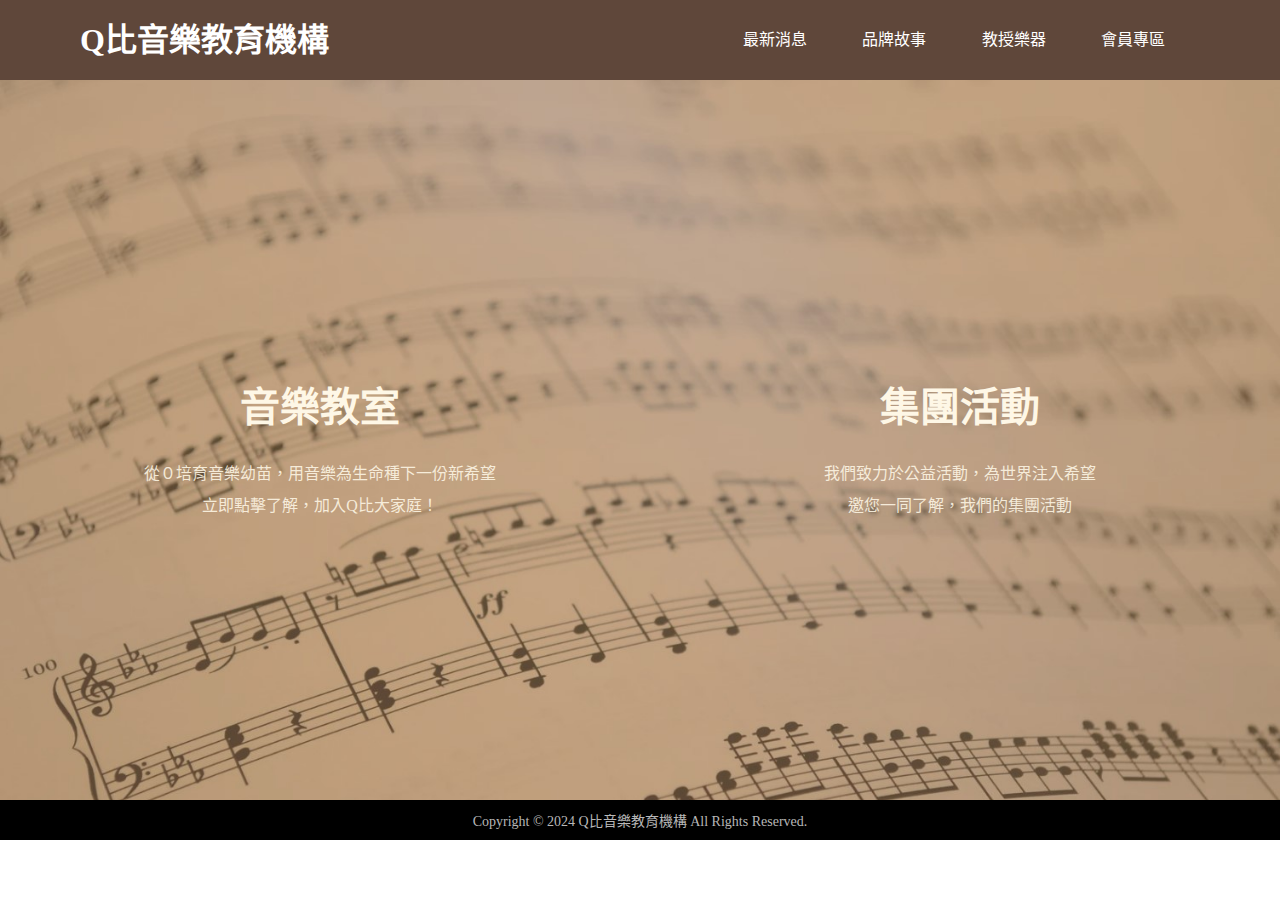
<file: index.html>
<!DOCTYPE html>
<html lang="zh-TW">
<head>
    <meta charset="UTF-8">
    <meta name="viewport" content="width=device-width, initial-scale=1.0">
    <title>Q比音樂教育機構</title>
    <link rel="stylesheet" href="index.css">
</head>
<body>
    <header>
    <h1>Q比音樂教育機構</h1>
    <nav>
    <ul>
        <li><a href="news.html" target="_blank">最新消息</a></li>
        <li><a href="story.html" target="_blank">品牌故事</a></li>
        <li><a href="instruments.html" target="_blank">教授樂器</a></li>
        <li><a href="members.html" target="_blank">會員專區</a></li>                
    </ul>
    </nav>  
    </header>   
    <main>
    
    <section class="menu">
        <div class="music_class">
        <a href="class.html" target="_blank">音樂教室</a>
        <p>從０培育音樂幼苗，用音樂為生命種下一份新希望<br>
            立即點擊了解，加入Q比大家庭！</p>
        </div>
        <div class="group_activity">
        <a href="activity.html" target="_blank">集團活動</a>
        <p>我們致力於公益活動，為世界注入希望<br>
        邀您一同了解，我們的集團活動</p>
        </div>
    </section>
    </main>
    <footer>
        <p>Copyright © 2024 Q比音樂教育機構 All Rights Reserved.</p>
    </footer>
</body>
</html>
</file>
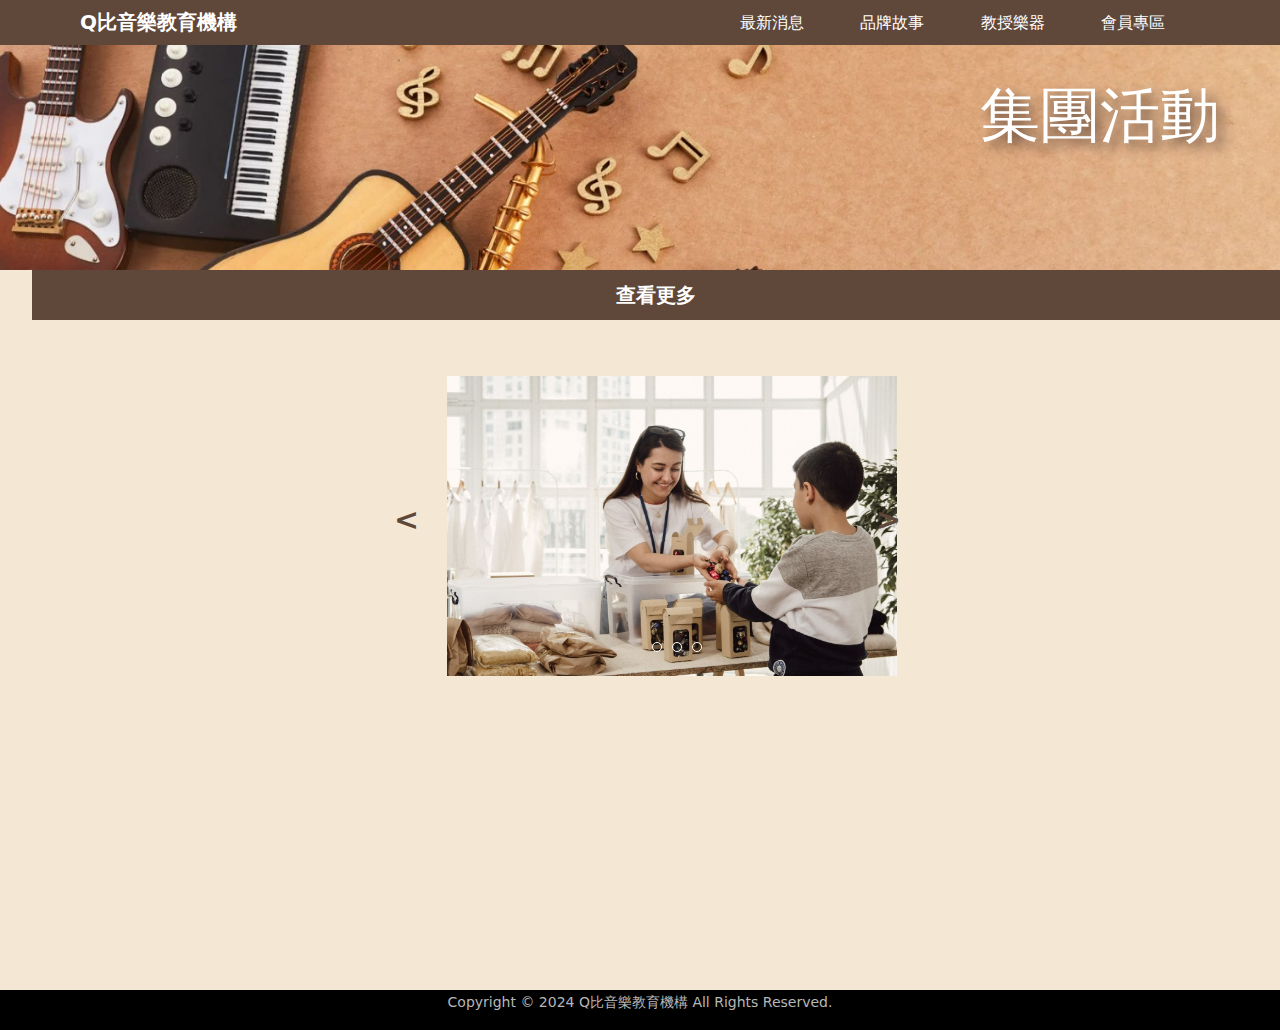
<file: activity.html>
<!DOCTYPE html>
<html lang="en">
<head>
    <meta charset="UTF-8">
    <meta name="viewport" content="width=device-width,initial-scale=1,
  minimum-scale=1,maximum-scale=1,user-scalable=no">
    <title>集團活動</title>
    <link href="https://stackpath.bootstrapcdn.com/bootstrap/5.3.0/css/bootstrap.min.css" rel="stylesheet">
    <link rel="stylesheet" href="activity.css">
    <script src="activity.js"></script>
</head>
<body>
    <header>
      <div class="index">
      <a class="logo" href="index.html">Q比音樂教育機構<a>
      <nav>
        <ul>
            <li><a href="news.html" target="_blank">最新消息</a></li>
            <li><a href="story.html" target="_blank">品牌故事</a></li>
            <li><a href="instruments.html" target="_blank">教授樂器</a></li>
            <li><a href="members.html" target="_blank">會員專區</a></li>                
        </ul>
      </nav> 
      </div> 
      <div class="title">
        <h1>集團活動</h1>
      </div> 
    </header>
    <main>
      <div class="menu">
        <ul>
          <li>查看更多</li>
              <ul class="menu-content">
                  <li><a href="welfare.html">公益活動</a></li>
                  <li><a href="plclass.html">公開課</a></li>
                  <li><a href="creator.html">創辦人介紹</a></li>
              </ul>
        </ul>
      </div>

      <div class="lunbo">
        <div class="content">
          <ul id="item">
            <li class="item active">
              <img src="image/act_img_1.jpg" >
            </li>
            <li class="item">
              <img src="image/act_img_2.jpg" >
            </li>
            <li class="item">
              <img src="image/act_img_3.jpg" >
            </li>
          </ul>
          <div id="btn-left"><</div>
          <div id="btn-right">></div>
          <ul id="circle">
            <li class="circle"></li>
            <li class="circle"></li>
            <li class="circle"></li>
          </ul>
        </div>
      </div>
    </main>

    <footer>
      <p>Copyright © 2024 Q比音樂教育機構 All Rights Reserved.</p>
    </footer>
</body>
</html>
</file>
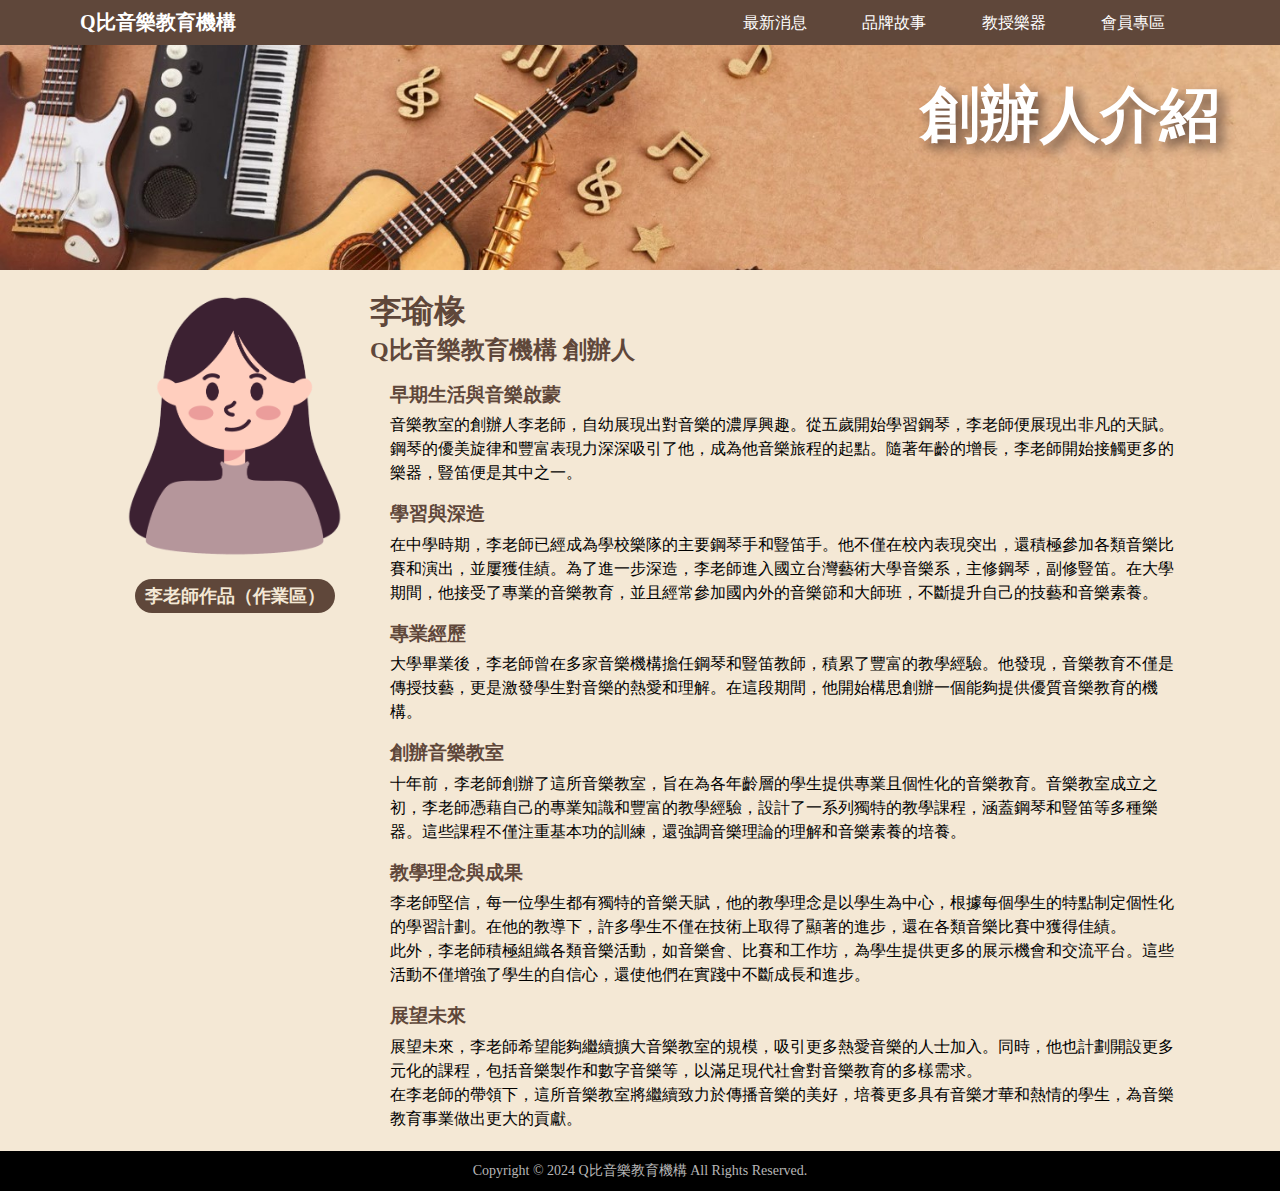
<file: creator.html>
<!DOCTYPE html>
<html lang="en">
<head>
    <meta charset="UTF-8">
    <meta name="viewport" content="width=device-width, initial-scale=1.0">
    <title>創辦人介紹</title>
    <link rel="stylesheet" href="creator.css">
</head>
<body>
    <header>
        <div class="index">
        <a class="logo" href="index.html">Q比音樂教育機構<a>
        <nav>
          <ul>
              <li><a href="news.html" target="_blank">最新消息</a></li>
              <li><a href="story.html" target="_blank">品牌故事</a></li>
              <li><a href="instruments.html" target="_blank">教授樂器</a></li>
              <li><a href="members.html" target="_blank">會員專區</a></li>                
          </ul>
        </nav> 
        </div> 
        <div class="title">
          <h1>創辦人介紹</h1>
        </div> 
    </header>

    <main>
        <div class="left">
            <img src="image/me.png" alt="創辦人照片">
            <a href="hw.html">李老師作品（作業區）</a>
        </div>
        <div class="right">
            <h1>李瑜椽</h1>
            <h2>Q比音樂教育機構 創辦人</h2>
            <div class="content">
                <h3>早期生活與音樂啟蒙</h3>
                <p>音樂教室的創辦人李老師，自幼展現出對音樂的濃厚興趣。從五歲開始學習鋼琴，李老師便展現出非凡的天賦。鋼琴的優美旋律和豐富表現力深深吸引了他，成為他音樂旅程的起點。隨著年齡的增長，李老師開始接觸更多的樂器，豎笛便是其中之一。</p>
            </div>
            <div class="content">
                <h3>學習與深造</h3>
                <p>在中學時期，李老師已經成為學校樂隊的主要鋼琴手和豎笛手。他不僅在校內表現突出，還積極參加各類音樂比賽和演出，並屢獲佳績。為了進一步深造，李老師進入國立台灣藝術大學音樂系，主修鋼琴，副修豎笛。在大學期間，他接受了專業的音樂教育，並且經常參加國內外的音樂節和大師班，不斷提升自己的技藝和音樂素養。</p>
            </div>
            <div class="content">
                <h3>專業經歷</h3>
                <p>大學畢業後，李老師曾在多家音樂機構擔任鋼琴和豎笛教師，積累了豐富的教學經驗。他發現，音樂教育不僅是傳授技藝，更是激發學生對音樂的熱愛和理解。在這段期間，他開始構思創辦一個能夠提供優質音樂教育的機構。</p>
            </div>
            <div class="content">
                <h3>創辦音樂教室</h3>
                <p>十年前，李老師創辦了這所音樂教室，旨在為各年齡層的學生提供專業且個性化的音樂教育。音樂教室成立之初，李老師憑藉自己的專業知識和豐富的教學經驗，設計了一系列獨特的教學課程，涵蓋鋼琴和豎笛等多種樂器。這些課程不僅注重基本功的訓練，還強調音樂理論的理解和音樂素養的培養。</p>
            </div>
            <div class="content">
                <h3>教學理念與成果</h3>
                <p>李老師堅信，每一位學生都有獨特的音樂天賦，他的教學理念是以學生為中心，根據每個學生的特點制定個性化的學習計劃。在他的教導下，許多學生不僅在技術上取得了顯著的進步，還在各類音樂比賽中獲得佳績。</p>
                <p>此外，李老師積極組織各類音樂活動，如音樂會、比賽和工作坊，為學生提供更多的展示機會和交流平台。這些活動不僅增強了學生的自信心，還使他們在實踐中不斷成長和進步。</p>
            </div>
            <div class="content">
                <h3>展望未來</h3>
                <p>展望未來，李老師希望能夠繼續擴大音樂教室的規模，吸引更多熱愛音樂的人士加入。同時，他也計劃開設更多元化的課程，包括音樂製作和數字音樂等，以滿足現代社會對音樂教育的多樣需求。</p>
                <p>在李老師的帶領下，這所音樂教室將繼續致力於傳播音樂的美好，培養更多具有音樂才華和熱情的學生，為音樂教育事業做出更大的貢獻。</p>
            </div>
            
        </div>
    </main>

    <footer>
        <p>Copyright © 2024 Q比音樂教育機構 All Rights Reserved.</p>
    </footer>
</body>
</html>
</file>
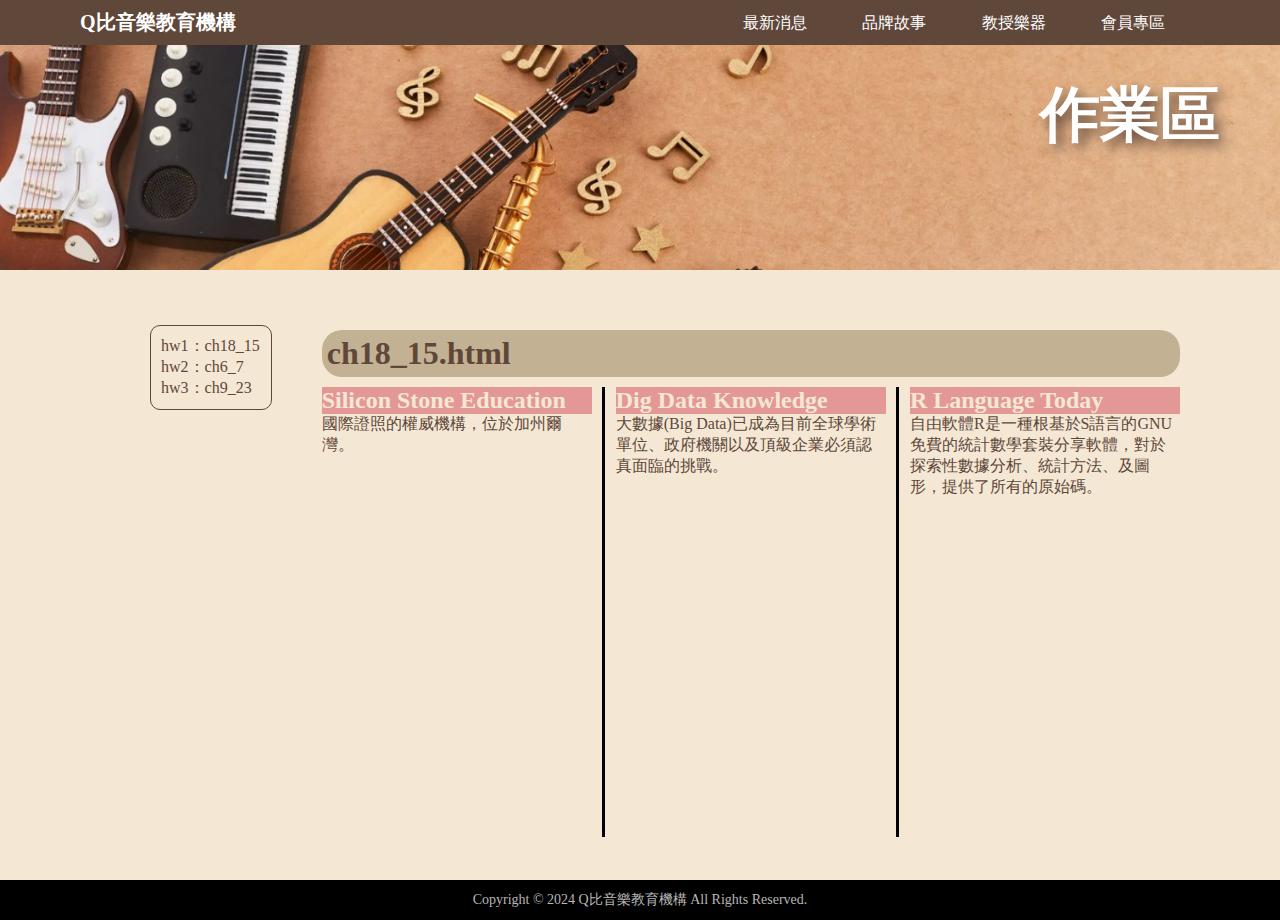
<file: hw.html>
<!DOCTYPE html>
<html lang="en">
<head>
    <meta charset="UTF-8">
    <meta name="viewport" content="width=device-width, initial-scale=1.0">
    <title>李老師作品（作業區）</title>
    <link rel="stylesheet" href="hw.css">
</head>
<body>
    <header>
        <div class="index">
        <a class="logo" href="index.html">Q比音樂教育機構<a>
        <nav>
          <ul>
              <li><a href="news.html" target="_blank">最新消息</a></li>
              <li><a href="story.html" target="_blank">品牌故事</a></li>
              <li><a href="instruments.html" target="_blank">教授樂器</a></li>
              <li><a href="members.html" target="_blank">會員專區</a></li>                
          </ul>
        </nav> 
        </div> 
        <div class="title">
          <h1>作業區</h1>
        </div> 
    </header>

    <main>
        <div class="hw-index">
            <ul>
                <li><a href="#hw1">hw1：ch18_15</a></li>
                <li><a href="#hw2">hw2：ch6_7</a></li>
                <li><a href="#hw3">hw3：ch9_23</a></li>
            </ul>
        </div>
        <div class="hw-content">
            <h1 id="hw1">ch18_15.html</h1>
            <div class="hw1">
                <h2>Silicon Stone Education</h1>
                <p>國際證照的權威機構，位於加州爾灣。</p>
                <section>
                    <h2 id="columnbreak">Dig Data Knowledge</h1>
                    <p>大數據(Big Data)已成為目前全球學術單位、政府機關以及頂級企業必須認真面臨的挑戰。</p>
                    <h2 id="columnbreak">R Language Today</h1>
                    <p>自由軟體R是一種根基於S語言的GNU免費的統計數學套裝分享軟體，對於探索性數據分析、統計方法、及圖形，提供了所有的原始碼。</p>
                </section>
            </div>
            <div class="hw2" id="hw2">
                <h1>ch6_7.html</h1>
                <table border="1">
                    <thead>
                        <tr><th colspan="3">聯合國水資源中心</th></tr>
                        <tr><th>河流名稱</th><th>國家</th><th>州名</th></tr>
                    </thead>
                    <tbody>
                        <tr><td>長江</td><td>中國</td><td>亞洲</td></tr>
                        <tr><td>尼羅河</td><td>埃及</td><td>非洲</td></tr>
                        <tr><td>亞馬遜河</td><td>巴西</td><td>南美洲</td></tr>
                    </tbody>
                    <tfoot>
                        <tr><th colspan="3">製表2024年6月5日</th></tr>
                    </tfoot>
                </table>
            </div>
            <div class="hw3" id="hw3">
                <h1>ch9_23.html</h1>
                <form action="cgi-bin/get.exe" method="get">
                    <p>未指明min,high和low
                        <meter value="75" max="100"></meter>
                    </p>
                    <p>有設定min,high和low
                        <meter value="75" max="100" min="0" high="85" low="60"></meter>
                    </p>
                </form>
            </div>
        </div>
    </main>

    <footer>
        <p>Copyright © 2024 Q比音樂教育機構 All Rights Reserved.</p>
    </footer>
</body>
</html>
</file>
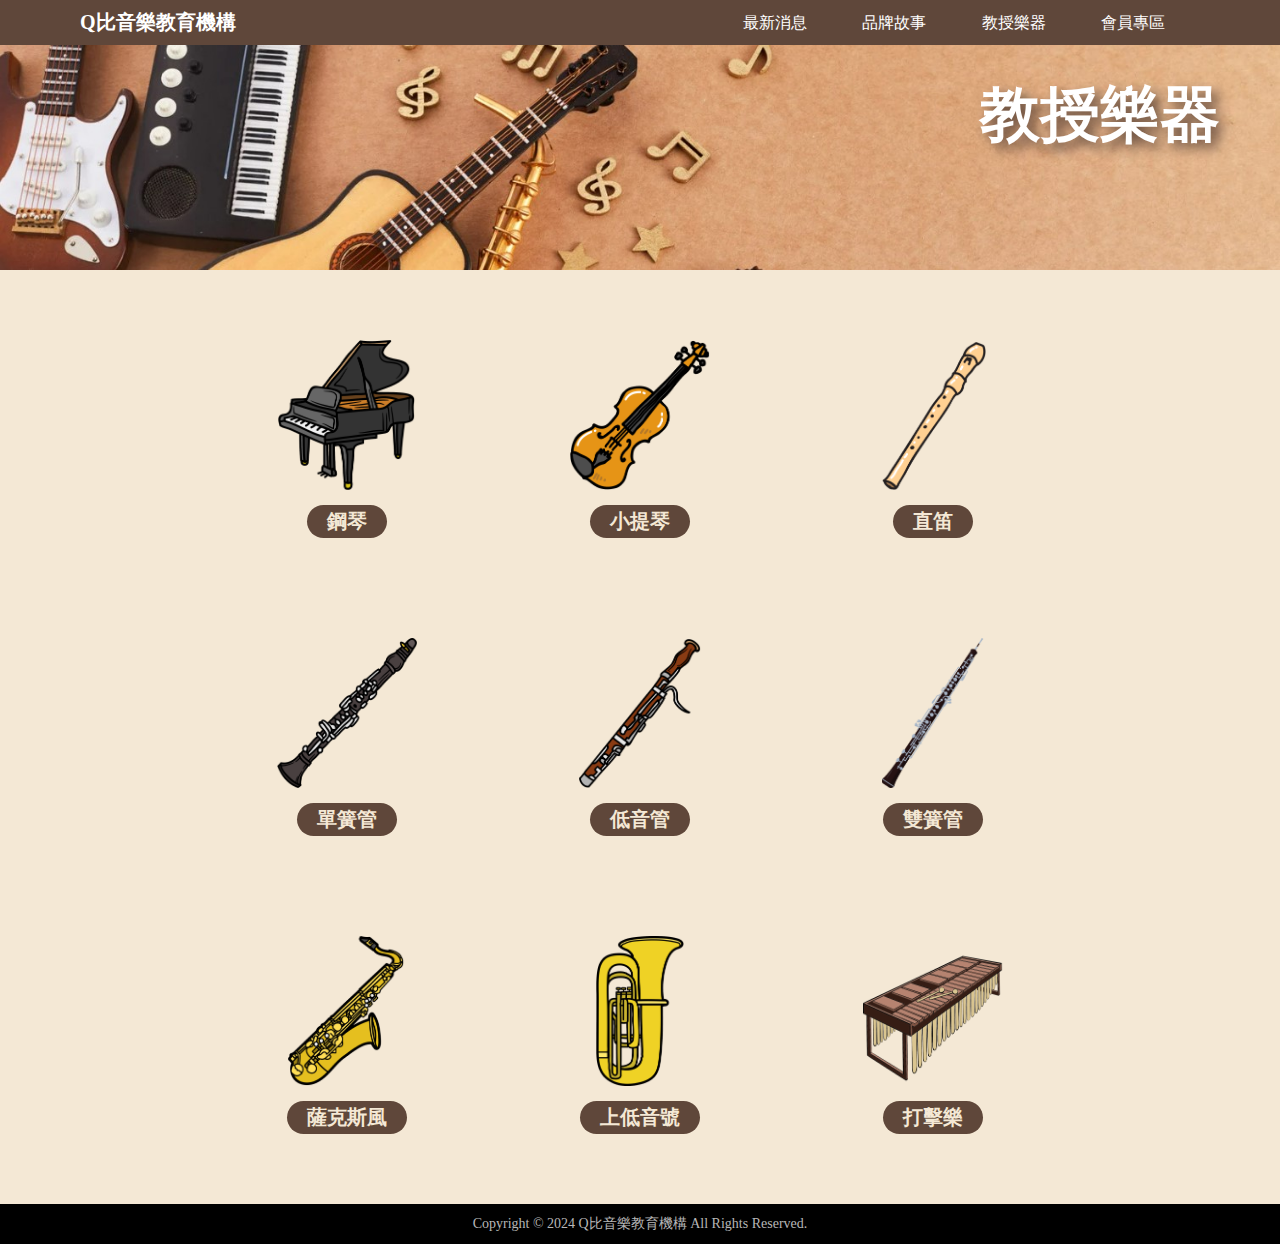
<file: instruments.html>
<!DOCTYPE html>
<html lang="en">
<head>
    <meta charset="UTF-8">
    <meta name="viewport" content="width=device-width, initial-scale=1.0">
    <title>教授樂器</title>
    <link rel="stylesheet" href="instruments.css">
</head>
<body>
    <header>
        <div class="index">
        <a class="logo" href="index.html">Q比音樂教育機構<a>
        <nav>
          <ul>
              <li><a href="news.html" target="_blank">最新消息</a></li>
              <li><a href="story.html" target="_blank">品牌故事</a></li>
              <li><a href="instruments.html" target="_blank">教授樂器</a></li>
              <li><a href="members.html" target="_blank">會員專區</a></li>                
          </ul>
        </nav> 
        </div> 
        <div class="title">
          <h1>教授樂器</h1>
        </div> 
    </header>

    <main>
        <section class="content">
            <div class="row">
                <div class="item">
                    <img src="image/instruments/1piano.png" alt="鋼琴">
                    <p>鋼琴</p>
                    <div class="description"><strong>鋼琴</strong>
                        <br>一種鍵盤樂器，以其豐富的音色和廣泛的音域而聞名。
                        <br>它通常被認為是西方音樂中最重要的樂器之一，並被廣泛用於各種音樂形式，
                        <br>從古典音樂到流行音樂，從獨奏到伴奏，皆可見到它的身影。</div>
                </div>
                <div class="item">
                    <img src="image/instruments/2violin.png" alt="小提琴">
                    <p>小提琴</p>
                    <div class="description"><strong>小提琴</strong>
                        <br>弦樂器家族中的一員，它具有高亮的音色和廣泛的表現力。
                        <br>它在交響樂、室內樂、爵士樂等各種音樂形式中都有著重要的地位。</div>
                </div>
                <div class="item">
                    <img src="image/instruments/3recorder.png" alt="直笛">
                    <p>直笛</p>
                    <div class="description"><strong>直笛</strong>
                        <br>作為國中小最常見的樂器，直笛其實富有表現力。
                        <br>無論是獨奏、爵士、協奏，皆能看到直笛參與其中。</div>
                </div>
            </div>
            <div class="row">
                <div class="item">
                    <img src="image/instruments/4cl.png" alt="單簧管">
                    <p>單簧管</p>
                    <div class="description"><strong>單簧管</strong>
                        <br>又稱豎笛，是一種木管樂器。擁有獨特的柔和音色和廣泛的表現能力。
                        <br>它在管弦樂、室內樂、爵士樂等各種音樂場合中都有重要的地位</div>
                </div>
                <div class="item">
                    <img src="image/instruments/5bs.png" alt="低音管">
                    <p>低音管</p>
                    <div class="description"><strong>低音管</strong>
                        <br>又稱巴松管。是管樂器家族中的低音樂器，它的音色深沉而豐富。
                        <br>通常出現在管樂團、交響樂團等場合中。</div>
                </div>
                <div class="item">
                    <img src="image/instruments/6ob.png" alt="雙簧管">
                    <p>雙簧管</p>
                    <div class="description"><strong>雙簧管</strong>
                        <br>雙簧管的音色富有情感且獨特，常常被用於獨奏、室內樂和管樂團中。
                        <br>它在管樂和交響樂中擔任著重要的角色，並且在古典音樂、
                        <br>現代音樂以及一些民族音樂中都有應用。</div>
                </div>
            </div>
            <div class="row">
                <div class="item">
                    <img src="image/instruments/7sax.png" alt="薩克斯風">
                    <p>薩克斯風</p>
                    <div class="description-upper"><strong>薩克斯風</strong>
                        <br>是一種金屬樂器，分為soprano、alto、toner、bariton多種音域，
                        <br>從高音到低音都能涵蓋。它在爵士樂、流行樂等現代音樂中廣受歡迎，
                        <br>是市面上最受歡迎、最多人學習的樂器之一。</div>
                </div>
                <div class="item">
                    <img src="image/instruments/8bar.png" alt="上低音號">
                    <p>上低音號</p>
                    <div class="description-upper"><strong>上低音號</strong>
                        <br>又稱巴里東，為銅管樂器家族中的一員，擔任低音聲部的重要角色。
                        <br>它在管樂團和交響樂團中常常負責提供穩固的低音支撐。</div>
                </div>
                <div class="item">
                    <img src="image/instruments/9per.png" alt="打擊樂">
                    <p>打擊樂</p>
                    <div class="description-upper"><strong>打擊樂</strong>
                        <br>包括各種擊打和敲擊的樂器，例如鼓、木琴、鈸等。
                        <br>它們的組成多元、聲音多樣，可以創造出各種不同的節奏和效果，
                        <br>廣泛應用於各種音樂風格中，擔任烘托氣氛、穩定節奏的角色。</div>
                </div>
            </div>
        </section>
    </main>
    <footer>
        <p>Copyright © 2024 Q比音樂教育機構 All Rights Reserved.</p>
    </footer>
</body>
</html>
</file>
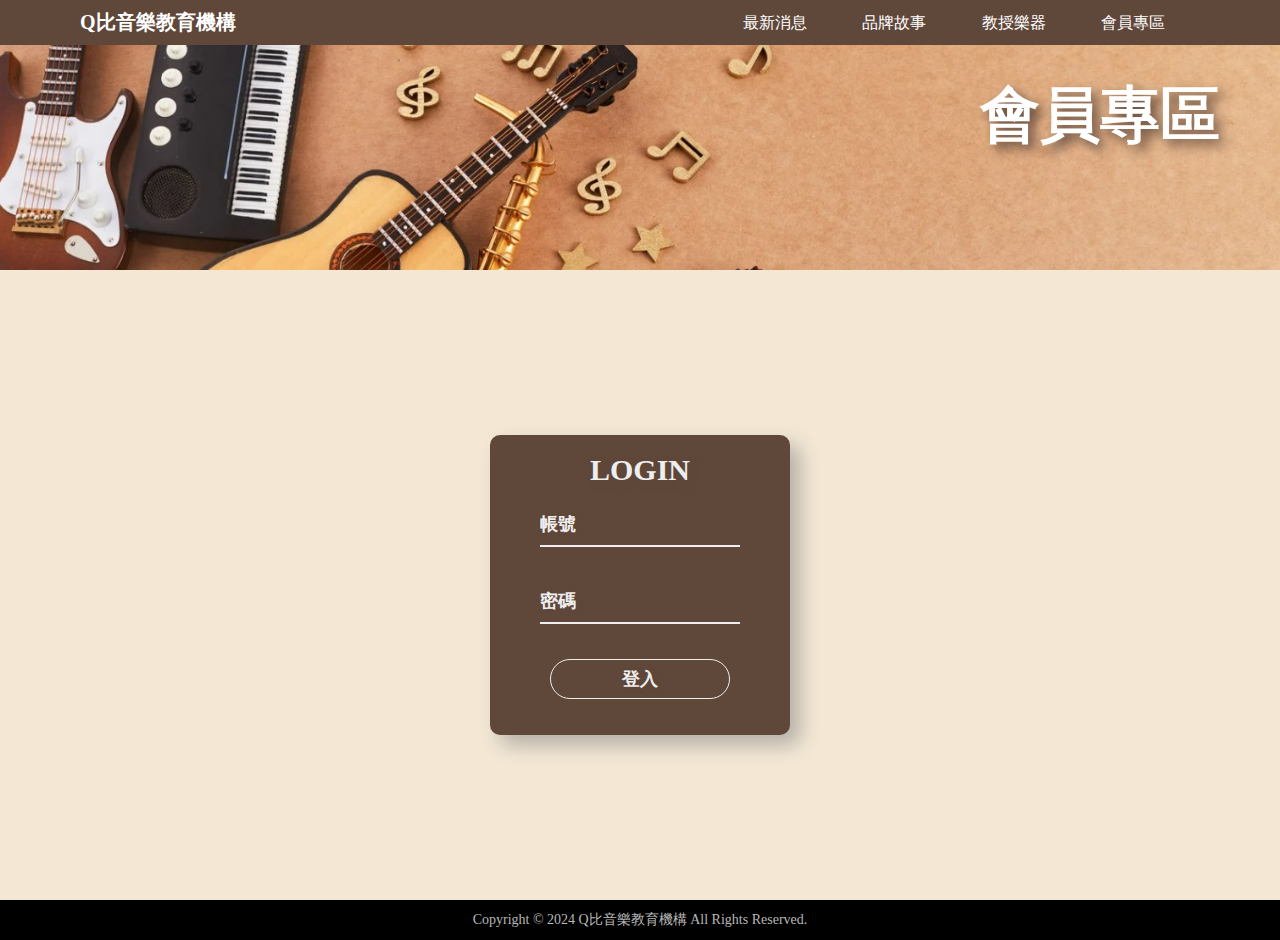
<file: members.html>
<!DOCTYPE html>
<html lang="en">
<head>
    <meta charset="UTF-8">
    <meta name="viewport" content="width=device-width, initial-scale=1.0">
    <title>會員專區</title>
    <link rel="stylesheet" href="members.css">
</head>
<body>
    <header>
        <div class="index">
        <a class="logo" href="index.html">Q比音樂教育機構<a>
        <nav>
          <ul>
              <li><a href="news.html" target="_blank">最新消息</a></li>
              <li><a href="story.html" target="_blank">品牌故事</a></li>
              <li><a href="instruments.html" target="_blank">教授樂器</a></li>
              <li><a href="members.html" target="_blank">會員專區</a></li>                
          </ul>
        </nav> 
        </div> 
        <div class="title">
          <h1>會員專區</h1>
        </div> 
    </header>

    <main>
        <div class="login">
            <h1>LOGIN</h1>
            <form action="">
                <input type="text" placeholder="帳號">
                <input type="text" placeholder="密碼">
                <button>登入</button>
            </form>
        </div>
        <script>
            window.onload = function () {
        //獲取login
        let login = document.querySelector('.login')  
        let span
        let inTime, outTime
        let isIn = true //默認打開
        let isOut    
        //滑鼠進入
        login.addEventListener('mouseenter', function (e) {
            isOut = false//預先關閉，如果沒有進入if，就不會到滑鼠離開的if
            if (isIn) {
                inTime = new Date().getTime()
    
                //生成span元素加進login的末尾
                span = document.createElement('span')
                login.appendChild(span)
    
                //span去使用in動畫
                span.style.animation = 'in .5s ease-out forwards'
    
                //計算 top 和 left 值，追蹤滑鼠位置
                let top = e.clientY - e.target.offsetTop
                let left = e.clientX - e.target.offsetLeft
    
                span.style.top = top + 'px'
                span.style.left = left + 'px'
    
                isIn = false
                isOut = true
    
            }
        })
 
        //滑鼠離開
        login.addEventListener('mouseleave', function (e) {
            if (isOut) {
                outTime = new Date().getTime()
                let passTime = outTime - inTime
    
                if (passTime < 500) {
                    setTimeout(mouseleave, 500 - passTime) //以經過的時間就不要
                }
                else {
                    mouseleave()
                }
            }
    
            function mouseleave() {
                span.style.animation = 'out .5s ease-out forwards'
    
                //計算 top 和 left 值，追蹤滑鼠位置
                let top = e.clientY - e.target.offsetTop
                let left = e.clientX - e.target.offsetLeft
    
                span.style.top = top + 'px'
                span.style.left = left + 'px'
    
                //定時器
                setTimeout(function () {
                    login.removeChild(span)
                    isIn = true //執行完滑鼠離開才打開
                }, 500)
            }
            })
        }
        </script>
    </main>

    <footer>
        <p>Copyright © 2024 Q比音樂教育機構 All Rights Reserved.</p>
    </footer>
</body>
</html>
</file>
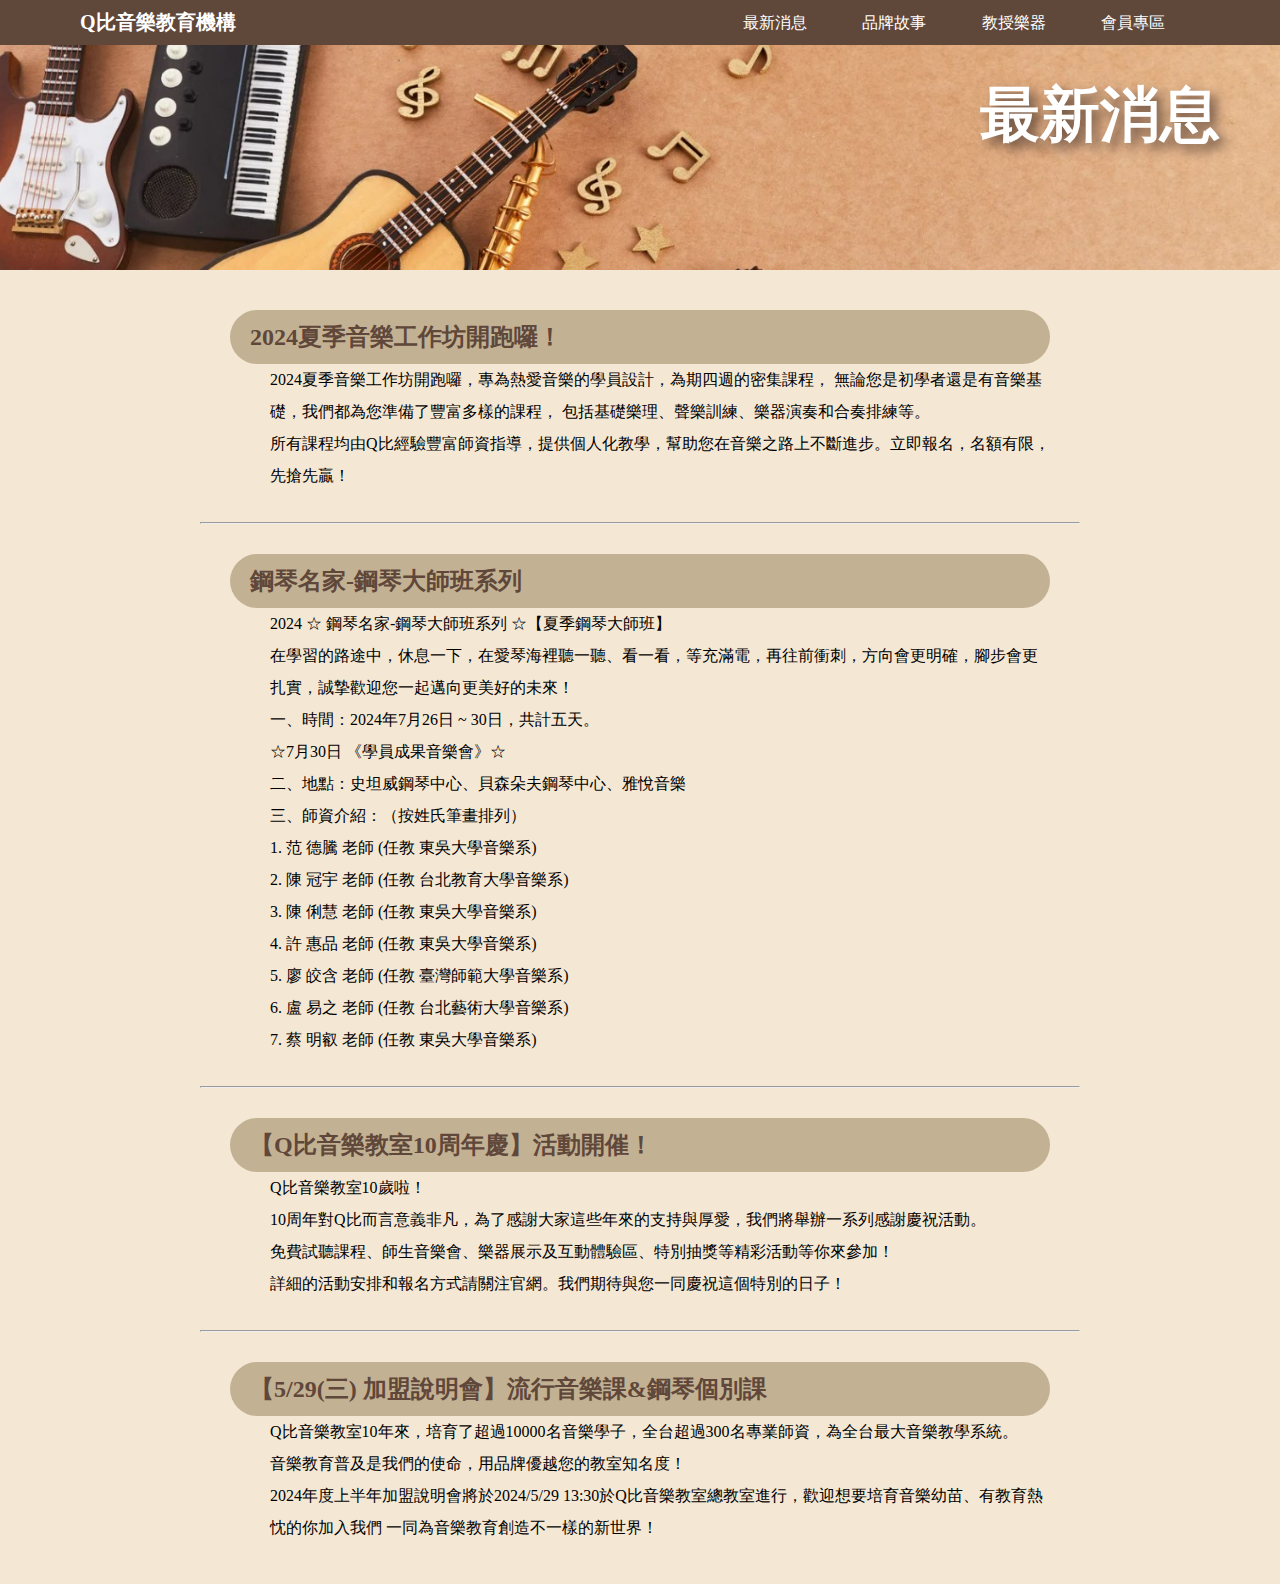
<file: news.html>
<!DOCTYPE html>
<html lang="en">
<head>
    <meta charset="UTF-8">
    <meta name="viewport" content="width=device-width, initial-scale=1.0">
    <title>最新消息</title>
    <link rel="stylesheet" href="news.css">
</head>
<body>
    <header>
        <div class="index">
        <a class="logo" href="index.html">Q比音樂教育機構<a>
        <nav>
          <ul>
              <li><a href="news.html" target="_blank">最新消息</a></li>
              <li><a href="story.html" target="_blank">品牌故事</a></li>
              <li><a href="instruments.html" target="_blank">教授樂器</a></li>
              <li><a href="members.html" target="_blank">會員專區</a></li>                
          </ul>
        </nav> 
        </div> 
        <div class="title">
          <h1>最新消息</h1>
        </div> 
    </header>

    <main>
        <div class="news-list">
            <div class="news-list-content">
            <h2>2024夏季音樂工作坊開跑囉！</h2>
            <p>
                2024夏季音樂工作坊開跑囉，專為熱愛音樂的學員設計，為期四週的密集課程，
                無論您是初學者還是有音樂基礎，我們都為您準備了豐富多樣的課程，
                包括基礎樂理、聲樂訓練、樂器演奏和合奏排練等。
                <br>所有課程均由Q比經驗豐富師資指導，提供個人化教學，幫助您在音樂之路上不斷進步。立即報名，名額有限，先搶先贏！
            </p>
            </div>
            <hr>
            <div class="news-list-content">
            <h2>鋼琴名家-鋼琴大師班系列</h2>
            <p>
                2024 ☆ 鋼琴名家-鋼琴大師班系列 ☆【夏季鋼琴大師班】
                <br>在學習的路途中，休息一下，在愛琴海裡聽一聽、看一看，等充滿電，再往前衝刺，方向會更明確，腳步會更扎實，誠摯歡迎您一起邁向更美好的未來！
                <br>一、時間：2024年7月26日 ~ 30日，共計五天。
                <br>☆7月30日 《學員成果音樂會》☆
                <br>二、地點：史坦威鋼琴中心、貝森朵夫鋼琴中心、雅悅音樂
                <br>三、師資介紹：（按姓氏筆畫排列）
                <br>1. 范 德騰 老師 (任教 東吳大學音樂系)
                <br>2. 陳 冠宇 老師 (任教 台北教育大學音樂系)
                <br>3. 陳 俐慧 老師 (任教 東吳大學音樂系)
                <br>4. 許 惠品 老師 (任教 東吳大學音樂系)
                <br>5. 廖 皎含 老師 (任教 臺灣師範大學音樂系)
                <br>6. 盧 易之 老師 (任教 台北藝術大學音樂系)
                <br>7. 蔡 明叡 老師 (任教 東吳大學音樂系)
            </p>
            </div>
            <hr>
            <div class="news-list-content">
            <h2>【Q比音樂教室10周年慶】活動開催！</h2>
            <p>
                Q比音樂教室10歲啦！
                <br>10周年對Q比而言意義非凡，為了感謝大家這些年來的支持與厚愛，我們將舉辦一系列感謝慶祝活動。
                <br>免費試聽課程、師生音樂會、樂器展示及互動體驗區、特別抽獎等精彩活動等你來參加！
                <br>詳細的活動安排和報名方式請關注官網。我們期待與您一同慶祝這個特別的日子！
            </p>
            </div>
            <hr>
            <div class="news-list-content">
            <h2>【5/29(三) 加盟說明會】流行音樂課&鋼琴個別課</h2>
            <p>
                Q比音樂教室10年來，培育了超過10000名音樂學子，全台超過300名專業師資，為全台最大音樂教學系統。
                <br>音樂教育普及是我們的使命，用品牌優越您的教室知名度！
                <br>2024年度上半年加盟說明會將於2024/5/29 13:30於Q比音樂教室總教室進行，歡迎想要培育音樂幼苗、有教育熱忱的你加入我們
                一同為音樂教育創造不一樣的新世界！
            </p>
            </div>
        </div>
    </main>
</body>
</html>
</file>
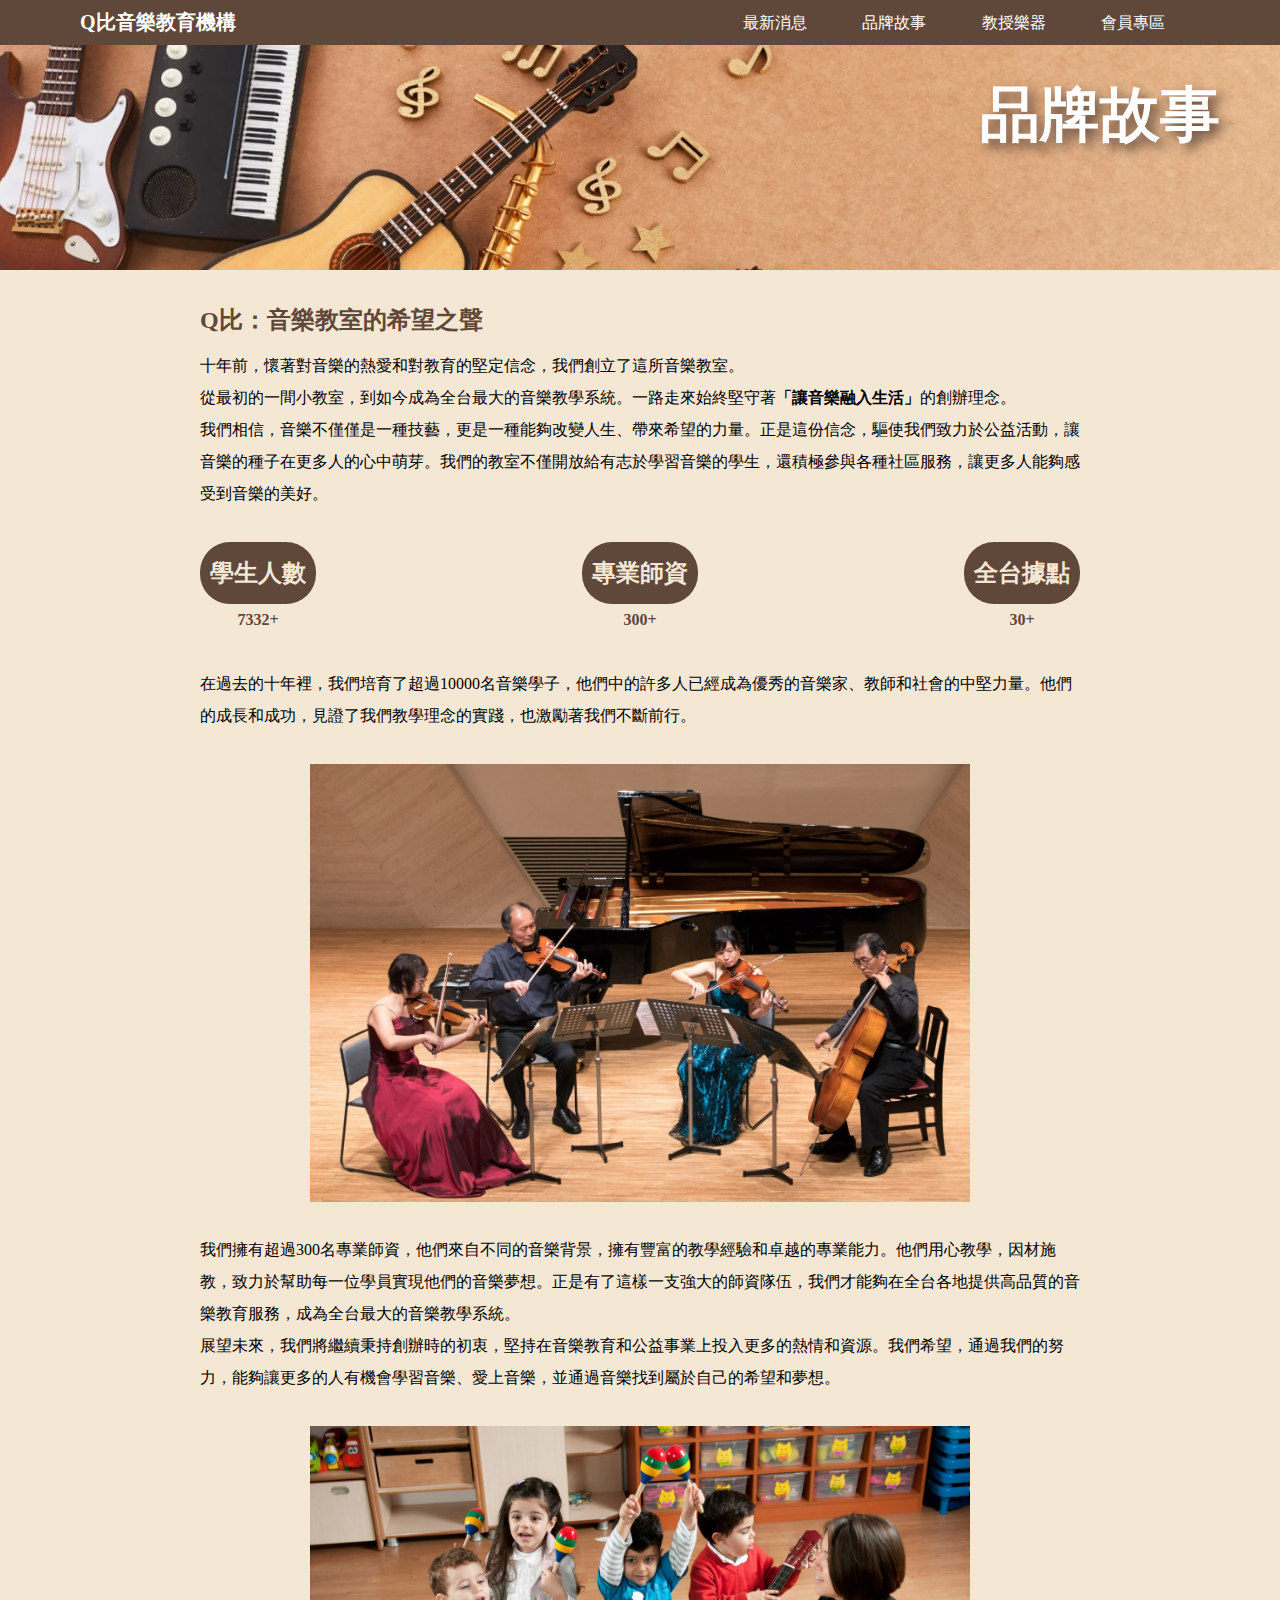
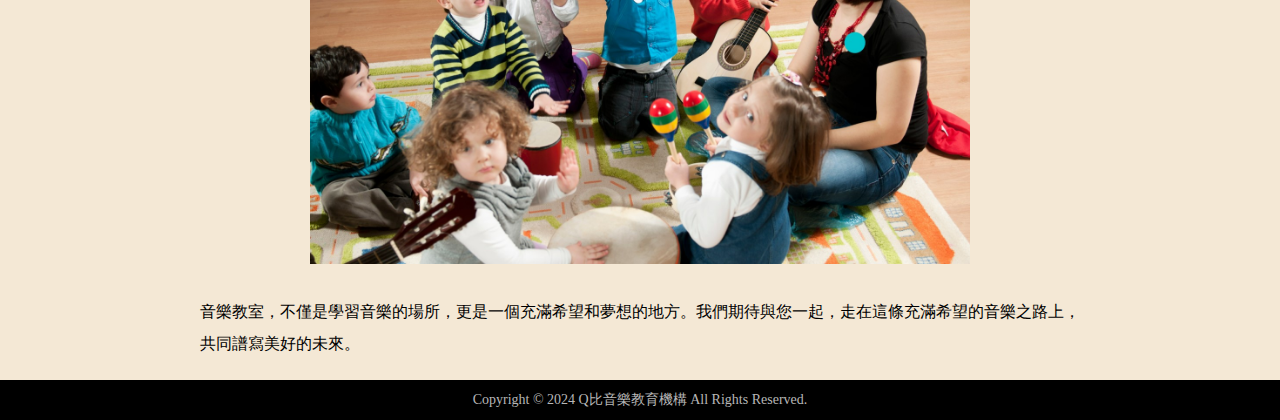
<file: story.html>
<!DOCTYPE html>
<html lang="en">
<head>
    <meta charset="UTF-8">
    <meta name="viewport" content="width=device-width, initial-scale=1.0">
    <title>品牌故事</title>
    <link href= "https://cdn.jsdelivr.net/npm/bootstrap@5.0.0-beta1/dist/css/bootstrap.min.css" rel="stylesheet" integrity="sha384-giJF6kkoqNQ00vy+HMDP7azOuL0xtbfIcaT9wjKHr8RbDVddVHyTfAAsrekwKmP1" crossorigin="anonymous">
    <link rel="stylesheet" href="story.css">
</head>
<body onload="load()">
    <header>
        <div class="index">
        <a class="logo" href="index.html">Q比音樂教育機構<a>
        <nav>
          <ul>
              <li><a href="news.html" target="_blank">最新消息</a></li>
              <li><a href="story.html" target="_blank">品牌故事</a></li>
              <li><a href="instruments.html" target="_blank">教授樂器</a></li>
              <li><a href="members.html" target="_blank">會員專區</a></li>                
          </ul>
        </nav> 
        </div> 
        <div class="title">
          <h1>品牌故事</h1>
        </div> 
    </header>

    <main>
    <div class="story">
      <h2>Q比：音樂教室的希望之聲</h2>
      <p>
        十年前，懷著對音樂的熱愛和對教育的堅定信念，我們創立了這所音樂教室。
        <br>從最初的一間小教室，到如今成為全台最大的音樂教學系統。一路走來始終堅守著<strong>「讓音樂融入生活」</strong>的創辦理念。
        <br>我們相信，音樂不僅僅是一種技藝，更是一種能夠改變人生、帶來希望的力量。正是這份信念，驅使我們致力於公益活動，讓音樂的種子在更多人的心中萌芽。我們的教室不僅開放給有志於學習音樂的學生，還積極參與各種社區服務，讓更多人能夠感受到音樂的美好。
      </p>
      <br>
      <div class="container"> 
        <div class="row">
              <div class="col-md">
                 <h2>學生人數</h2>
                 <div class="fs-2"><span id="0101"></span>+</div>
              </div>
              <div class="col-md">
                 <h2>專業師資</h2>
                 <div class="fs-2"><span id="0102"></span>+</div>
              </div>
              <div class="col-md">
                 <h2>全台據點</h2>
                 <div class="fs-2"><span id="0103"></span>+</div> 
              </div>
        </div>
      </div>
      <br>
      <p>
        在過去的十年裡，我們培育了超過10000名音樂學子，他們中的許多人已經成為優秀的音樂家、教師和社會的中堅力量。他們的成長和成功，見證了我們教學理念的實踐，也激勵著我們不斷前行。
      </p>
      <br>
      <img src="image/musician.jpg">
      <br>
      <p>
        我們擁有超過300名專業師資，他們來自不同的音樂背景，擁有豐富的教學經驗和卓越的專業能力。他們用心教學，因材施教，致力於幫助每一位學員實現他們的音樂夢想。正是有了這樣一支強大的師資隊伍，我們才能夠在全台各地提供高品質的音樂教育服務，成為全台最大的音樂教學系統。
        <br>展望未來，我們將繼續秉持創辦時的初衷，堅持在音樂教育和公益事業上投入更多的熱情和資源。我們希望，通過我們的努力，能夠讓更多的人有機會學習音樂、愛上音樂，並通過音樂找到屬於自己的希望和夢想。
      </p>
      <br>
      <img src="image/music_hope.jpg">
      <br>
      <p>
        音樂教室，不僅是學習音樂的場所，更是一個充滿希望和夢想的地方。我們期待與您一起，走在這條充滿希望的音樂之路上，共同譜寫美好的未來。
      </p>
    </div>

    <script>
    function animate(obj, initVal, lastVal, duration) {
    let startTime = null;
    // 取得現在時間 (currentTime)
    let currentTime = Date.now();
    // 傳送現在時間至step function
    const step = (currentTime) => {
        // 指派開始時間為現在時間
        if (!startTime) {
            startTime = currentTime ;
        }

        // 計算顯示數值
        const progress = Math.min((currentTime - startTime) / duration, 1);

        // 用progress計算顯示內容
        obj.innerHTML = Math.floor(progress * (lastVal - initVal) + initVal);

        // 檢查是否是最後的數值
        if (progress < 1) {
            window.requestAnimationFrame(step);
        }
        else{
            window.cancelAnimationFrame(window.requestAnimationFrame(step));
        }
    };

    // 開始顯示動畫
    window.requestAnimationFrame(step);
    }

    // 取得要進行數字動畫的網頁元素
    let text1 = document.getElementById('0101');
    let text2 = document.getElementById('0102');
    let text3 = document.getElementById('0103');

    // 設定 起始值 結束值 持續時間
    const load = () => {
        animate(text1, 0, 10000, 1000);
        animate(text2, 0, 300, 500);
        animate(text3, 0, 30, 500);
    }
    </script>
    </main>
    <footer>
      <p>Copyright © 2024 Q比音樂教育機構 All Rights Reserved.</p>
    </footer>
</body>
</html>
</file>
<file: index.css>
* {
    padding:0;
    margin:0;
}
header {
    background-color: #5f473a;
    height:80px;
    width:100%;
        
}
h1 {
    color:white;
    position:absolute;
    left: 80px;
    top:0;
    line-height: 80px;
    background-repeat: no-repeat;
    background-position: center;
    width:250px;
}
header ul {
    position:absolute;
    right:5vw;
    top:0;
    line-height:80px;
}
header li {
    display:inline;
    margin-right:4vw;    
}
header a {
    color:white;
    text-decoration: none;
}
header a:hover {
    text-decoration: underline;
}
.menu {
    height:80vh;
    background-image: url("image/index.jpg");
    background-repeat: no-repeat;
    background-size:cover;
    background-position: center;
    display:flex;
}
.music_class {
    width:50%;
    display:flex;
    flex-direction:column;
    align-items: center;
    justify-content: center;
    padding: 30px;
}
.music_class a {
    color: #FEF7E6;
    font-size:40px;
    font-weight: bold;
    line-height: 2.5em;
    text-decoration: none;
}
.music_class a:hover {
    color: #ffffff;
    font-size:45px;
}
.music_class p {
    color: #fef7e6df;
    text-align: center;
    line-height: 2em;
}
.group_activity {
    width:50%;
    display:flex;
    flex-direction:column;
    align-items: center;
    justify-content: center;
    padding: 30px;
}
.group_activity a {
    color: #FEF7E6;
    font-size:40px;
    font-weight: bold;
    line-height: 2.5em;
    text-decoration: none;
}
.group_activity a:hover{
    color: #ffffff;
    font-size:45px;
}
.group_activity p {
    color: #fef7e6df;
    text-align: center;
    line-height: 2em;
}
footer {
    background-color:#000000;
    color:#B7B7B7;
    height:40px;
    display:flex;
    justify-content: center;
    align-items: center;
    font-size: 14px;
}
</file>
<file: activity.css>
* {
    padding:0;
    margin:0;
}
.index {
    background-color: #5f473a;
    height:45px;
    width:100%;
    position: fixed;
    z-index: 1000;
}
.index a.logo {
    color:white;
    font-size: 20px;
    font-weight: bolder;
    position:absolute;
    left: 80px;
    top:0;
    line-height: 45px;
    text-decoration: none;
}
.index a.logo:hover {
    color:#f4e8d5;
    position:absolute;
    left: 80px;
    top:0;
    line-height: 45px;
    text-decoration: none;
}
.index ul {
    position:absolute;
    right:5vw;
    top:0;
    line-height:45px;
}
.index li {
    display:inline;
    margin-right:4vw;    
}
.index ul a {
    color:white;
    text-decoration: none;
}
.index ul a:hover {
    text-decoration: underline;
}
.title{
    height: 30vh;
    background-image: url("image/instruments.jpg");
    background-repeat: no-repeat;
    background-size:cover;
    background-position: center;
}
.title h1{
    color:white;
    text-shadow: #5f473a 0.1em 0.1em 0.2em;
    position:absolute;
    right: 60px;
    top: 75px;
    line-height: 80px;
    font-size: 60px;
}
.menu {
    display: inline-block;
    width: 100%;
    position: relative;
}
.menu li{
    color: white;
    font-size: 20px;
    font-weight: bold;
    text-align: center;
    padding: 10px;
    list-style-type: none;
    background-color: #5f473a;
}
.menu-content {
    display: none;
    position: absolute;
    left: 40%;
    top: 100%;
    width: 20%;
    z-index: 999;
}
.menu-content li{
    font-size: 17px;
    font-weight: 500;
}
.menu:hover .menu-content {
    display: block;
    width: 20%;
}
.menu-content a {
    color: white;
    text-decoration: none;
    display: block;
}
.menu-content a:hover {
    background-color: #7c695e;
}
main{
    background-color: #f4e8d5;
    height: 80vh;
}
.lunbo{
    padding: 20px 200px;
}
.content{
    width: 502px;
    height: 300px;
    margin: 20px auto;
    position: relative;
}
#item{
    width: 100%;
    height: 100%;
    position: absolute;
    left: 26px;
    list-style: none;
}
.item{
    position: absolute;
    opacity: 0;
    transition: all 1s;    
}
.item.active{
    opacity:1;
}
img{
    width: 450px;
    height: 300px;
    position: relative;
}
#btn-left{
    width: 20px;
    height: 69px;
    font-size: 30px;
    font-weight: bolder;
    color: #5f473a;
    line-height: 69px;
    padding-left:5px;
    z-index: 10;
    position: absolute;
    left: 0;
    top: 50%;
    transform: translateY(-60%);/*按鈕偏上才能置中*/
    cursor: pointer;
    opacity: 1
}

#btn-right{
    width: 20px;
    height: 69px;
    font-size: 30px;
    font-weight: bolder;
    color: #5f473a;
    line-height: 69px;
    padding-left: 5px;
    z-index: 10;
    position: absolute;
    right: 0;
    top: 50%;
    cursor: pointer;
    opacity: 1;
    transform: translateY(-60%);
}
#circle{
    height: 20px;
    display: flex;
    position: absolute;
    bottom: 3px;
    left: 45%;
    list-style: none;
}
.circle{
    width: 10px;
    height: 10px;
    border-radius: 10px;
    border: 1px solid white;
    background: rgba(0,0,0,0.4);
    cursor: pointer;
    margin: 5px;
}
.white{
    background-color: #FFFFFF;
}

footer {
    background-color:#000000;
    color:#B7B7B7;
    height:40px;
    display:flex;
    justify-content: center;
    align-items: center;
    font-size: 14px;
}
</file>
<file: creator.css>
* {
    padding:0;
    margin:0;
}

.index {
    background-color: #5f473a;
    height:45px;
    width:100%;
    position: fixed;
    z-index: 1000;
}
.index a.logo {
    color:white;
    font-size: 20px;
    font-weight: bolder;
    position:absolute;
    left: 80px;
    top:0;
    line-height: 45px;
    text-decoration: none;
}
.index a.logo:hover {
    color:#f4e8d5;
    position:absolute;
    left: 80px;
    top:0;
    line-height: 45px;
    text-decoration: none;
}
.index ul {
    position:absolute;
    right:5vw;
    top:0;
    line-height:45px;
}
.index li {
    display:inline;
    margin-right:4vw;    
}
.index ul a {
    color:white;
    text-decoration: none;
}
.index ul a:hover {
    text-decoration: underline;
}

.title{
    height: 30vh;
    background-image: url("image/instruments.jpg");
    background-repeat: no-repeat;
    background-size:cover;
    background-position: center;
}

.title h1{
    color:white;
    text-shadow: #5f473a 0.1em 0.1em 0.2em;
    position:absolute;
    right: 60px;
    top: 75px;
    line-height: 80px;
    font-size: 60px;
}
main {
    background-color: #f4e8d5;
    display: flex;
    padding: 20px 100px;
}

.left {
    flex: 1;
    display: flex;
    flex-direction: column; /* 垂直排列 */
    align-items: center; 
}

img {
    width: 80%;
}

.left a {
    background-color: #5f473a;
    color: #f4e8d5;
    font-size: 18px;
    font-weight: bold;
    text-decoration: none;
    padding: 5px 10px;
    border-radius: 20px;
    display: flex;
    align-items: center;
    justify-content: center; 
    margin-top: 20px;
}
.left a:hover{
    color: #5f473a;
    background-color: #c3b193;
}
.right{
    flex: 3;
}
.right h1,h2{
    color: #5f473a;
}
.content{
    padding-top: 10px;
    padding-left: 20px;
}
.content h3{
    color: #5f473a;
    line-height: 2;
}
.content p{
    line-height: 1.5;
}
footer {
    background-color:#000000;
    color:#B7B7B7;
    height:40px;
    display:flex;
    justify-content: center;
    align-items: center;
    font-size: 14px;
}
</file>
<file: hw.css>
* {
    padding:0;
    margin:0;
}

.index {
    background-color: #5f473a;
    height:45px;
    width:100%;
    position: fixed;
    z-index: 1000;
}
.index a.logo {
    color:white;
    font-size: 20px;
    font-weight: bolder;
    position:absolute;
    left: 80px;
    top:0;
    line-height: 45px;
    text-decoration: none;
}
.index a.logo:hover {
    color:#f4e8d5;
    position:absolute;
    left: 80px;
    top:0;
    line-height: 45px;
    text-decoration: none;
}
.index ul {
    position:absolute;
    right:5vw;
    top:0;
    line-height:45px;
}
.index li {
    display:inline;
    margin-right:4vw;    
}
.index ul a {
    color:white;
    text-decoration: none;
}
.index ul a:hover {
    text-decoration: underline;
}

.title{
    height: 30vh;
    background-image: url("image/instruments.jpg");
    background-repeat: no-repeat;
    background-size:cover;
    background-position: center;
}

.title h1{
    color:white;
    text-shadow: #5f473a 0.1em 0.1em 0.2em;
    position:absolute;
    right: 60px;
    top: 75px;
    line-height: 80px;
    font-size: 60px;
}
main{
    background-color: #f4e8d5;
    display: flex;
    padding: 50px 100px 20px 150px;
    height: 60vh;
}
.hw-index{
    flex: 1;
    align-items: center;
}
.hw-index ul{
    list-style: none;
    align-items: center;
    border: 1px solid #5f473a; /* 添加边框 */
    padding: 10px; /* 添加内边距 */
    margin: 5px 0; /* 添加上下外边距 */
    border-radius: 10px; /* 添加圆角 */
    width: 100px;
}
.hw-index li a{
    color: #5f473a;
    text-decoration: none;
}
.hw-index li a:hover{
    text-decoration: underline;
}
.hw-content{
    flex: 5;
    align-items: center;
    overflow-x: auto; /* 進度條 */
}
.hw-content h1{
    background-color: #c3b193;
    color: #5f473a;
    padding: 5px 5px;
    border-radius: 20px;
    margin-top: 10px;
    margin-bottom: 10px;
}

div.hw1 {
    columns: 3;
    column-gap: 1.5em;
    column-rule-style: solid;
    height: 50vh;
    align-items: center;
    width: 100%;
}
.hw1 h2{
    background-color: rgba(227, 152, 149);
    color: #f4e8d5;
}
#columnbreak {
    break-before: column;
}
.hw1 p{
    color: #5f473a;
}
div.hw2, div.hw3{
    display: flex;
    height: 50vh;
    flex-direction: column;
    align-items: center;
    justify-content: center;
}
.hw2 h1, .hw3 h1{
    width: 100%;
}
.hw2 table{
    color: #5f473a;
    text-align: center;
    align-items: center;
    justify-content: center;
}
.hw3 form{
    color: #5f473a;
}

footer {
    background-color:#000000;
    color:#B7B7B7;
    height:40px;
    display:flex;
    justify-content: center;
    align-items: center;
    font-size: 14px;
}
</file>
<file: instruments.css>
* {
    padding:0;
    margin:0;
}
.index {
    background-color: #5f473a;
    height:45px;
    width:100%;
    position: fixed;
    z-index: 1000;
}
.index a.logo {
    color:white;
    font-size: 20px;
    font-weight: bolder;
    position:absolute;
    left: 80px;
    top:0;
    line-height: 45px;
    text-decoration: none;
}
.index a.logo:hover {
    color:#f4e8d5;
    position:absolute;
    left: 80px;
    top:0;
    line-height: 45px;
    text-decoration: none;
}
.index ul {
    position:absolute;
    right:5vw;
    top:0;
    line-height:45px;
}
.index li {
    display:inline;
    margin-right:4vw;    
}
.index ul a {
    color:white;
    text-decoration: none;
}
.index ul a:hover {
    text-decoration: underline;
}
.title{
    height: 30vh;
    background-image: url("image/instruments.jpg");
    background-repeat: no-repeat;
    background-size:cover;
    background-position: center;
}
.title h1{
    color:white;
    text-shadow: #5f473a 0.1em 0.1em 0.2em;
    position:absolute;
    right: 60px;
    top: 75px;
    line-height: 80px;
    font-size: 60px;
}
.content {
    background-color: #f4e8d5;
    display: flex;
    flex-direction: column;
    align-items: center;
    justify-content: center;
    height: 100%;
    padding: 20px 200px;
}
.row {
    display: flex;
    width: 100%;
    justify-content: space-around;
    padding: 20px;
}
.item {
    flex: 1 1 30%;
    display: flex;
    flex-direction: column;
    align-items: center;
    justify-content: center;
    padding: 10px;
    margin: 20px;
    box-sizing: border-box;
    text-align: center;
}
.item:hover{
    box-shadow: #5f473a 0.1em 0.1em 0.1em;
}
.item img {
    max-width: 60%;
    height: 150px;
}
.item p {
    background-color: #5f473a;
    color: #f4e8d5;
    font-size: 20px;
    font-weight: bold;
    margin-top: 15px;    
    border-radius: 30px;
    padding: 3px 20px;
}
.item .description {
    position: absolute;
    background-color: rgba(227, 152, 149, 0.7);
    color: #fff;
    padding: 10px;
    border-radius: 5px;
    max-width: 80%;
    text-align: left;
    transform: translate(0%, 100px); /* 初始位置 */
    opacity: 0;
    transition: transform 0.3s ease, opacity 0.3s ease;
}
.item:hover .description {
    transform: translate(0%, 170px); /* 目標位置 */
    opacity: 1; 
}
.item .description-upper {
    position: absolute;
    background-color: rgba(227, 152, 149, 0.7);
    color: #fff;
    padding: 10px;
    border-radius: 5px;
    max-width: 80%;
    text-align: left;
    transform: translate(0%, -100px); /* 初始位置 */
    opacity: 0;
    transition: transform 0.3s ease, opacity 0.3s ease;
}
.item:hover .description-upper {
    transform: translate(0%, -170px); /* 目標位置 */
    opacity: 1; 
}

footer {
    background-color:#000000;
    color:#B7B7B7;
    height:40px;
    display:flex;
    justify-content: center;
    align-items: center;
    font-size: 14px;
}
</file>
<file: members.css>
* {
    padding:0;
    margin:0;
}

.index {
    background-color: #5f473a;
    height:45px;
    width:100%;
    position: fixed;
    z-index: 1000;
}
.index a.logo {
    color:white;
    font-size: 20px;
    font-weight: bolder;
    position:absolute;
    left: 80px;
    top:0;
    line-height: 45px;
    text-decoration: none;
}
.index a.logo:hover {
    color:#f4e8d5;
    position:absolute;
    left: 80px;
    top:0;
    line-height: 45px;
    text-decoration: none;
}
.index ul {
    position:absolute;
    right:5vw;
    top:0;
    line-height:45px;
}
.index li {
    display:inline;
    margin-right:4vw;    
}
.index ul a {
    color:white;
    text-decoration: none;
}
.index ul a:hover {
    text-decoration: underline;
}

.title{
    height: 30vh;
    background-image: url("image/instruments.jpg");
    background-repeat: no-repeat;
    background-size:cover;
    background-position: center;
}

.title h1{
    color:white;
    text-shadow: #5f473a 0.1em 0.1em 0.2em;
    position:absolute;
    right: 60px;
    top: 75px;
    line-height: 80px;
    font-size: 60px;
}
main {
    background-color: #f4e8d5;
    display: flex;
    flex-direction: column;
    justify-content: center;
    align-items: center;
    height: 70vh;
}
.login{
    overflow: hidden;
    position: relative;
    display: flex;
    flex-direction: column;
    justify-content: center;
    width: 300px;
    height: 300px;
    background-color: #5f473a;
    border-radius: 10px;
    box-shadow: 10px 10px 20px rgb(33, 44, 55, .3);
}
.login h1{
    color: #eee;
    text-shadow: #5f473a 0.1em 0.1em 0.2em;
    font-size: 30px;
    font-weight: bold;
    z-index: 1;
    text-align: center;
}
form {
    display: flex;
    flex-direction: column;
    justify-content: space-around;
    align-items: center;
    width: 100%;
    height: 230px;
    z-index: 1;
}
input {
    width: 200px;
    height: 40px;
    background-color: transparent;
    border: none;
    border-bottom: 2px solid #eee;
    font-size: 18px;
    font-weight: bold;
    text-shadow: #5f473a 0.1em 0.1em 0.2em;
    outline: none;
}
input::placeholder{
    font-size: 18px;    
    color:#eee;
}
button {
    width: 180px;
    height: 40px;
    border: 1px solid #eee;
    background-color: transparent;
    border-radius: 20px;
    color: #eee;
    font-size: 18px;
    font-weight: bold;
    text-shadow: #5f473a 0.1em 0.1em 0.2em;
    cursor: pointer;
}
span {
    position: absolute;
    top: 0;
    left: 0;
    width: 0;
    height: 0;
    background-color: #c3b193;
    /* 滑鼠置中 */
    transform: translate(-50%, -50%);
    /* 圓展开 */
    border-radius: 50%;
}
@keyframes in {
    0% {
        width: 0;
        height: 0;
    }
 
    100% {
        width: 1200px;
        height: 1200px;
    }
} 
/* 滑鼠離開動畫 */
@keyframes out {
    0% {
        width: 1200px;
        height: 1200px;
    }
 
    100% {
        width: 0;
        height: 0;
    }
}
footer {
    background-color:#000000;
    color:#B7B7B7;
    height:40px;
    display:flex;
    justify-content: center;
    align-items: center;
    font-size: 14px;
}
</file>
<file: news.css>
* {
    padding:0;
    margin:0;
}
.index {
    background-color: #5f473a;
    height:45px;
    width:100%;
    position: fixed;
    z-index: 1000;
}
.index a.logo {
    color:white;
    font-size: 20px;
    font-weight: bolder;
    position:absolute;
    left: 80px;
    top:0;
    line-height: 45px;
    text-decoration: none;
}
.index a.logo:hover {
    color:#f4e8d5;
    position:absolute;
    left: 80px;
    top:0;
    line-height: 45px;
    text-decoration: none;
}
.index ul {
    position:absolute;
    right:5vw;
    top:0;
    line-height:45px;
}
.index li {
    display:inline;
    margin-right:4vw;    
}
.index ul a {
    color:white;
    text-decoration: none;
}
.index ul a:hover {
    text-decoration: underline;
}
.title{
    height: 30vh;
    background-image: url("image/instruments.jpg");
    background-repeat: no-repeat;
    background-size:cover;
    background-position: center;
}
.title h1{
    color:white;
    text-shadow: #5f473a 0.1em 0.1em 0.2em;
    position:absolute;
    right: 60px;
    top: 75px;
    line-height: 80px;
    font-size: 60px;
}
main{
    background-color: #f4e8d5;
    padding: 10px 200px;
}
.news-list{
    border-color: #5f473a;
    border: 3px;
    line-height: 2;
}
.news-list-content{
    padding: 30px;
}
.news-list-content h2{
    background-color: #c3b193;
    color: #5f473a;
    border-radius: 30px;
    padding: 3px 20px;
}
.news-list-content p{
    margin-left: 40px;
}
</file>
<file: story.css>
* {
    padding:0;
    margin:0;
}
.index {
    background-color: #5f473a;
    height:45px;
    width:100%;
    position: fixed;
    z-index: 1000;
}
.index a.logo {
    color:white;
    font-size: 20px;
    font-weight: bolder;
    position:absolute;
    left: 80px;
    top:0;
    line-height: 45px;
    text-decoration: none;
}
.index a.logo:hover {
    color:#f4e8d5;
    position:absolute;
    left: 80px;
    top:0;
    line-height: 45px;
    text-decoration: none;
}
.index ul {
    position:absolute;
    right:5vw;
    top:0;
    line-height:45px;
}
.index li {
    display:inline;
    margin-right:4vw;    
}
.index ul a {
    color:white;
    text-decoration: none;
}
.index ul a:hover {
    text-decoration: underline;
}
.title{
    height: 30vh;
    background-image: url("image/instruments.jpg");
    background-repeat: no-repeat;
    background-size:cover;
    background-position: center;
}
.title h1{
    color:white;
    text-shadow: #5f473a 0.1em 0.1em 0.2em;
    position:absolute;
    right: 60px;
    top: 75px;
    line-height: 80px;
    font-size: 60px;
}

.story{
    background-color: #f4e8d5;
    padding: 20px 200px;
    line-height: 2;
}
.story h2{
    color: #5f473a;
    font-weight: bold;
    line-height: 60px;
}
.container {
    display: flex;
    justify-content: center;
    align-items: center;
}
.row {
    display: flex;
    justify-content: space-between; /* 列均匀分布 */
    align-items: center;
    width: 100%;
}
.col-md {
    text-align: center;
}
.col-md h2 {
    background-color: #5f473a;
    color: #f4e8d5;
    border-radius: 30px;
    padding: 1px 10px;
}
.fs-2{
    color: #5f473a;
    font-weight: bolder;
}
img {
    width: 75%;
    margin: auto;
    display: block;
}

footer {
    background-color:#000000;
    color:#B7B7B7;
    height:40px;
    display:flex;
    justify-content: center;
    align-items: center;
    font-size: 14px;
}
</file>
